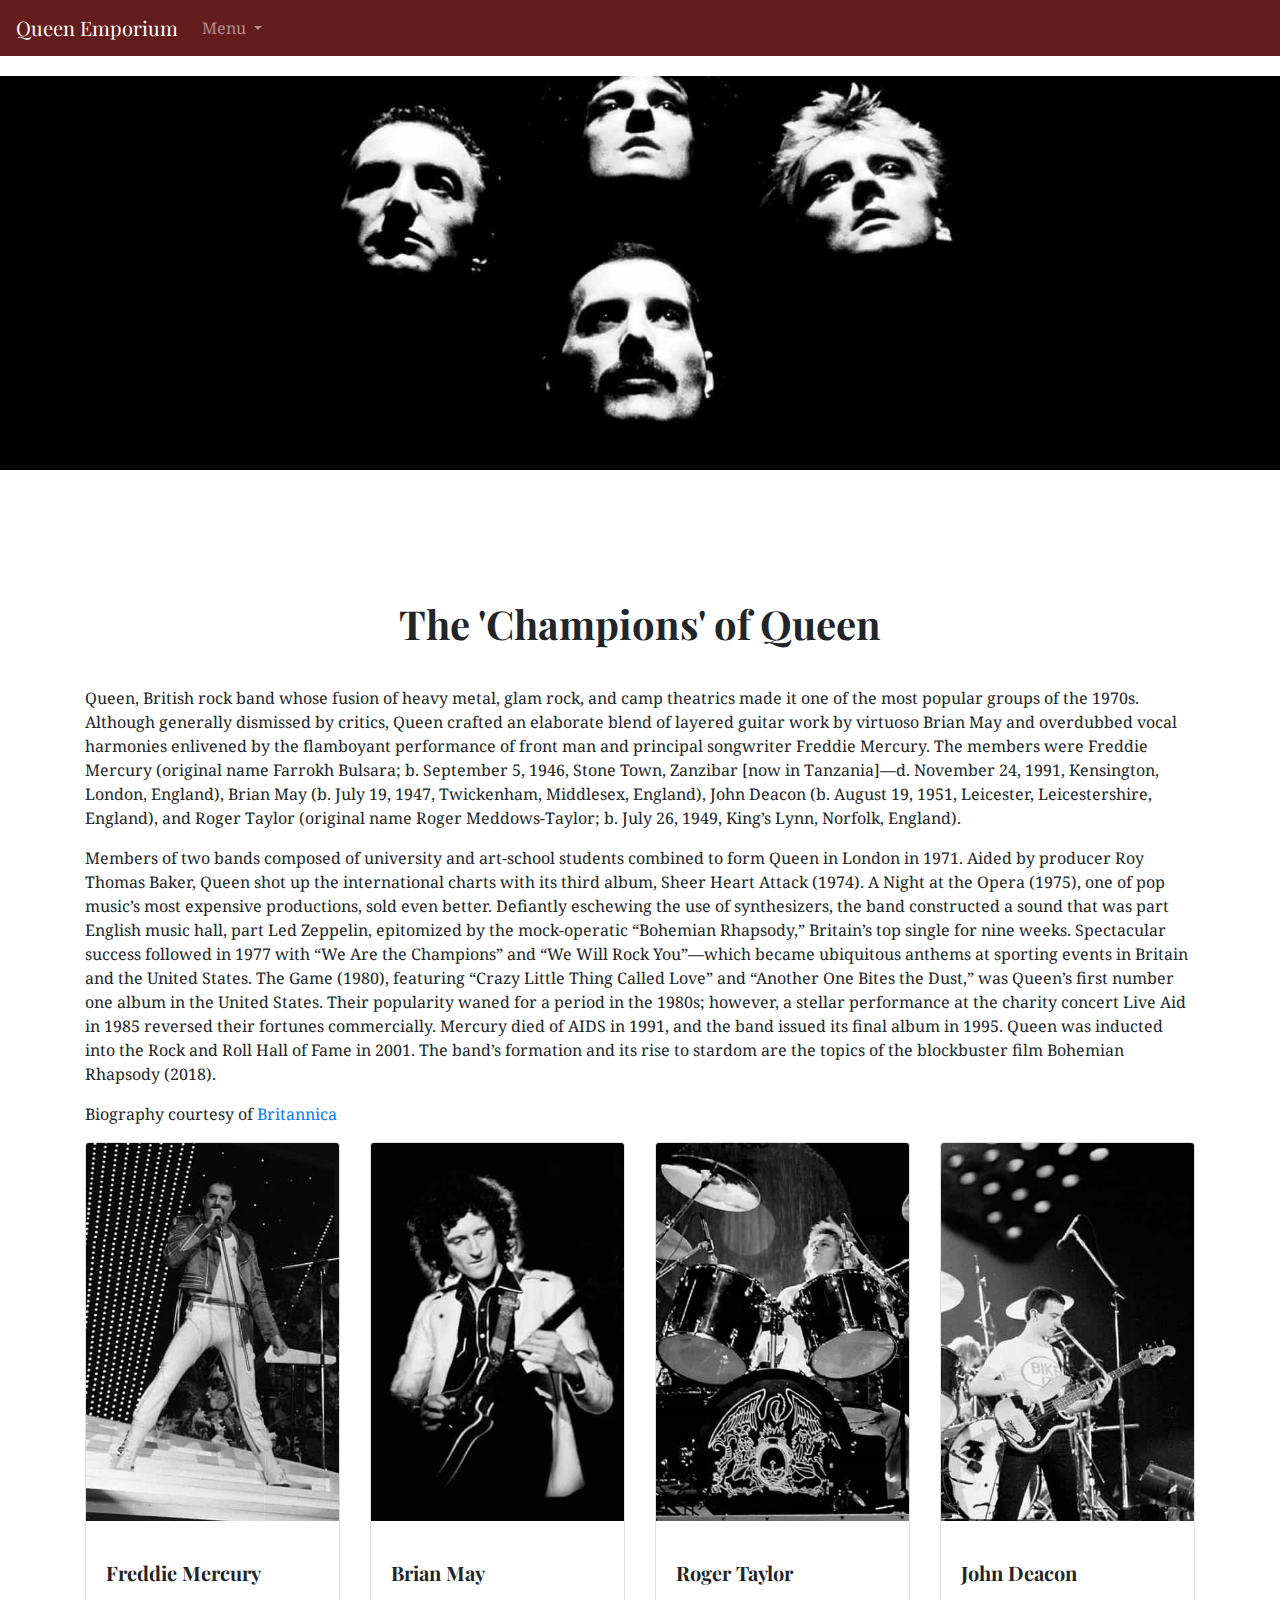
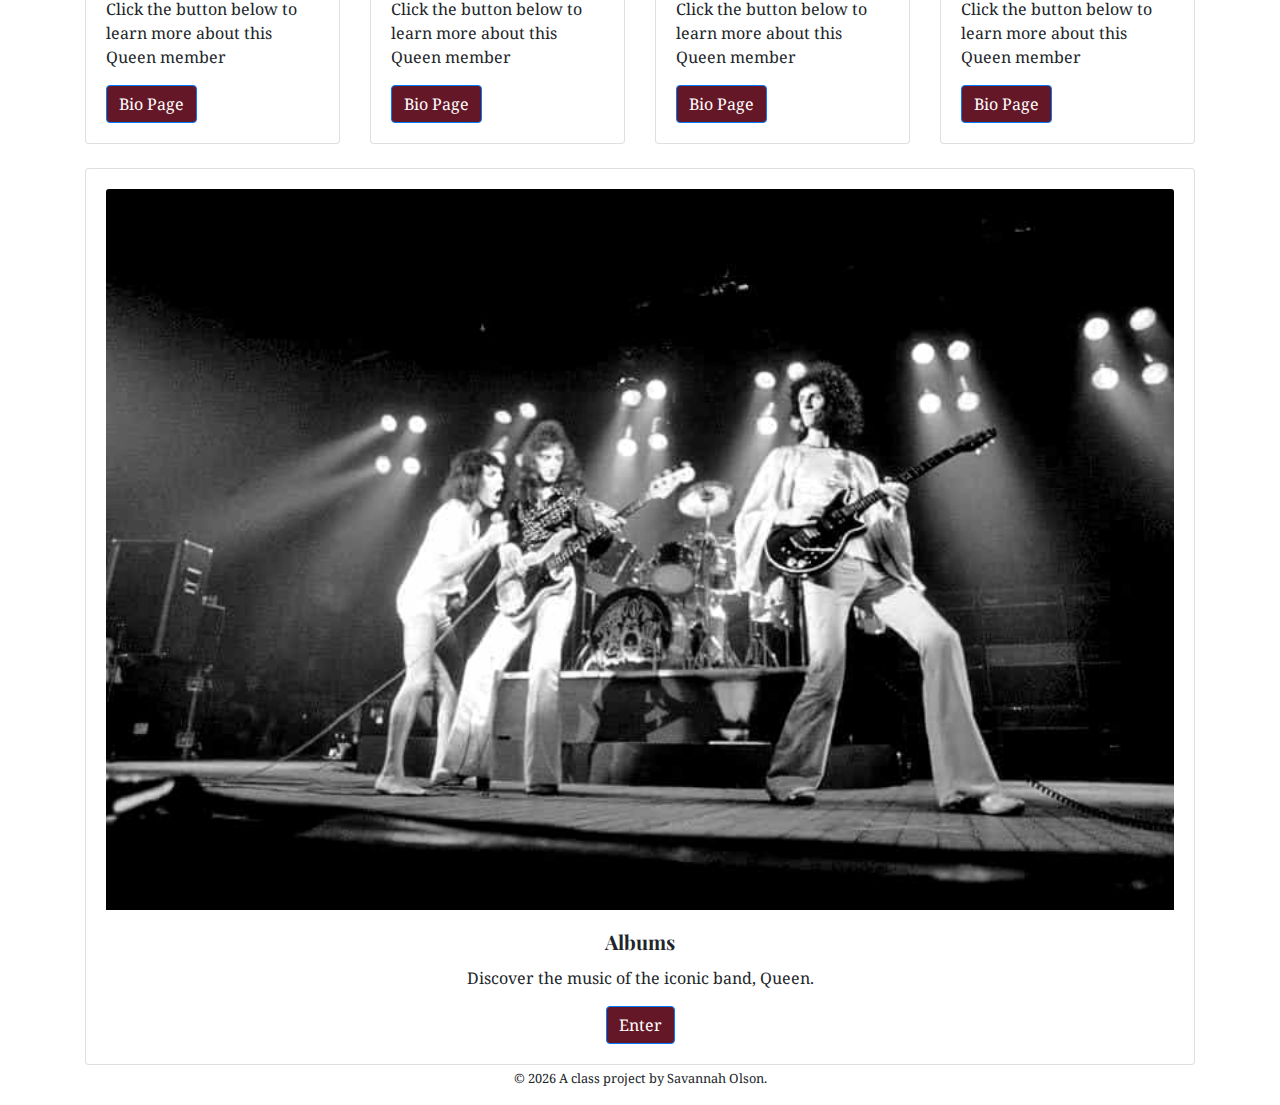
<file: docs/index.html>
<!doctype html>
<html lang="en">
<!-- A Intro to Coding for Journalists class project -->
<head>
  <title>Queen Emporium | Queen Emporium</title>
  <meta name="description" content=" The history and discography of the band Queen ">
  <meta charset="utf-8">
  <meta http-equiv="X-UA-Compatible" content="IE=edge" />
  <meta name="viewport" content="width=device-width, initial-scale=1, maximum-scale=1">
  <link href="https://fonts.googleapis.com/css2?family=Playfair+Display&display=swap" rel="stylesheet">
  <link href="https://fonts.googleapis.com/css2?family=Noto+Serif&display=swap" rel="stylesheet">
  <link rel="stylesheet" href="css/main.css">
</head>
<body>
  <nav class="navbar navbar-expand-lg navbar-dark bg-dark">
  <a class="navbar-brand" href="index.html">Queen Emporium</a>
  <button class="navbar-toggler" type="button" data-toggle="collapse" data-target="#navbarNavDropdown" aria-controls="navbarNavDropdown" aria-expanded="false" aria-label="Toggle navigation">
    <span class="navbar-toggler-icon"></span>
  </button>
  <div class="collapse navbar-collapse" id="navbarNavDropdown">
    <ul class="navbar-nav">
      <li class="nav-item dropdown">
        <a class="nav-link dropdown-toggle" href="#" id="navbarDropdownMenuLink" role="button" data-toggle="dropdown" aria-haspopup="true" aria-expanded="false">
          Menu
        </a>
        <div class="dropdown-menu" aria-labelledby="navbarDropdownMenuLink">
          <a class="dropdown-item" href="Brian-May.html">Brian May</a>
          <a class="dropdown-item" href="Freddie-Mercury.html">Freddy Mercury</a>
          <a class="dropdown-item" href="John-Deacon.html">John Deacon</a>
          <a class="dropdown-item" href="discography.html">Discography</a>
        </div>
      </li>
    </ul>
  </div>
</nav>

  <div class="jumbotron banner jumbotron-fluid text-center">
  <h1></h1>
</div>

  
<div class="container">
  <div class="row">
    <div class="col">
      <h1>The 'Champions' of Queen</h1>
      <p>
        Queen, British rock band whose fusion of heavy metal, glam rock, and camp theatrics made it one of the most popular groups of the 1970s. Although generally dismissed by critics, Queen crafted an elaborate blend of layered guitar work by virtuoso Brian May and overdubbed vocal harmonies enlivened by the flamboyant performance of front man and principal songwriter Freddie Mercury. The members were Freddie Mercury (original name Farrokh Bulsara; b. September 5, 1946, Stone Town, Zanzibar [now in Tanzania]—d. November 24, 1991, Kensington, London, England), Brian May (b. July 19, 1947, Twickenham, Middlesex, England), John Deacon (b. August 19, 1951, Leicester, Leicestershire, England), and Roger Taylor (original name Roger Meddows-Taylor; b. July 26, 1949, King’s Lynn, Norfolk, England).
      </p>
      <p>
        Members of two bands composed of university and art-school students combined to form Queen in London in 1971. Aided by producer Roy Thomas Baker, Queen shot up the international charts with its third album, Sheer Heart Attack (1974). A Night at the Opera (1975), one of pop music’s most expensive productions, sold even better. Defiantly eschewing the use of synthesizers, the band constructed a sound that was part English music hall, part Led Zeppelin, epitomized by the mock-operatic “Bohemian Rhapsody,” Britain’s top single for nine weeks. Spectacular success followed in 1977 with “We Are the Champions” and “We Will Rock You”—which became ubiquitous anthems at sporting events in Britain and the United States. The Game (1980), featuring “Crazy Little Thing Called Love” and “Another One Bites the Dust,” was Queen’s first number one album in the United States. Their popularity waned for a period in the 1980s; however, a stellar performance at the charity concert Live Aid in 1985 reversed their fortunes commercially. Mercury died of AIDS in 1991, and the band issued its final album in 1995. Queen was inducted into the Rock and Roll Hall of Fame in 2001. The band’s formation and its rise to stardom are the topics of the blockbuster film Bohemian Rhapsody (2018).
      </p>
      <p> Biography courtesy of <a href=https://www.britannica.com/topic/Queen-British-rock-group> Britannica </a>
      </p>
    </div>
  </div>
    <div class="row">
  
  <div class="col-sm-6 col-lg-3">
    <div class="card mb-4">
      <img src="img/members/freddie-mercury-bw.jpg" class="card-img-top img-fluid" alt="image of member">
      <div class="card-body">
        <h5 class="card-title">Freddie Mercury</h5>
        <p class="card-text">Click the button below to learn more about this Queen member</p>
        <a href="freddie-mercury.html" class="btn btn-primary">Bio Page</a>
      </div>
    </div>
  </div>
  
  <div class="col-sm-6 col-lg-3">
    <div class="card mb-4">
      <img src="img/members/brian-may-bw.jpg" class="card-img-top img-fluid" alt="image of member">
      <div class="card-body">
        <h5 class="card-title">Brian May</h5>
        <p class="card-text">Click the button below to learn more about this Queen member</p>
        <a href="brian-may.html" class="btn btn-primary">Bio Page</a>
      </div>
    </div>
  </div>
  
  <div class="col-sm-6 col-lg-3">
    <div class="card mb-4">
      <img src="img/members/roger-taylor-bw.jpg" class="card-img-top img-fluid" alt="image of member">
      <div class="card-body">
        <h5 class="card-title">Roger Taylor</h5>
        <p class="card-text">Click the button below to learn more about this Queen member</p>
        <a href="roger-taylor.html" class="btn btn-primary">Bio Page</a>
      </div>
    </div>
  </div>
  
  <div class="col-sm-6 col-lg-3">
    <div class="card mb-4">
      <img src="img/members/john-deacon-bw.jpg" class="card-img-top img-fluid" alt="image of member">
      <div class="card-body">
        <h5 class="card-title">John Deacon</h5>
        <p class="card-text">Click the button below to learn more about this Queen member</p>
        <a href="john-deacon.html" class="btn btn-primary">Bio Page</a>
      </div>
    </div>
  </div>
  
</div>

  <div class="row">
    <div class="col-sm-12">
        <div class="card text-center">
          <div class="card-body">
          <img src="img/queen-band-early.jpg" class="card-img-top img-fluid" alt="image of band">
            <h5 class="card-title">Albums</h5>
            <p class="card-text">Discover the music of the iconic band, Queen.</p>
            <a href="discography.html" class="btn btn-primary">Enter</a>
          </div>
        </div>
    </div>
  </div>
</div>


  <footer>
<p id="legal" class="center-block text-center">
  <small>&copy; <span class="copyright-year"></span>
  A class project by Savannah Olson.
</p>
</footer>


  <script src="js/jquery.js"></script>
  <script src="js/popper.js"></script>
  <script src="js/bootstrap.js"></script>
  <script src="js/scripts.js"></script>
</body>
</html>
</file>
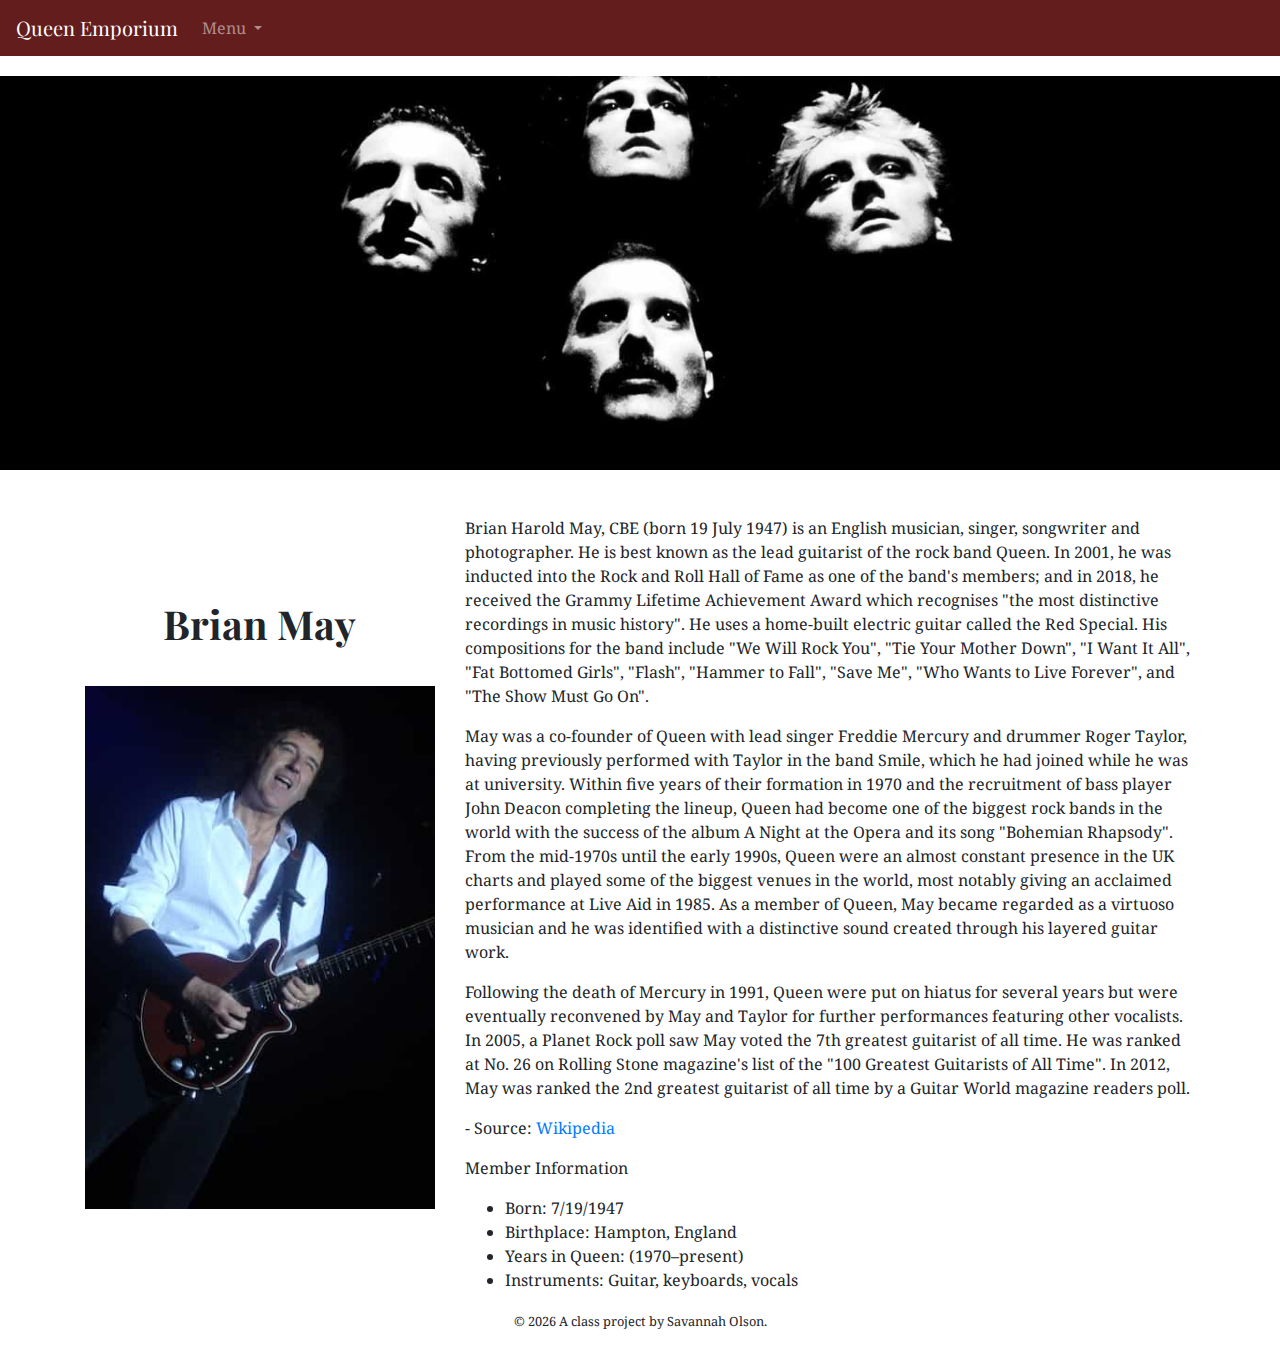
<file: docs/brian-may.html>
<!doctype html>
<html lang="en">
<!-- A Intro to Coding for Journalists class project -->
<head>
  <title>Queen Emporium | Brian May </title>
  <meta name="description" content="Default description">
  <meta charset="utf-8">
  <meta http-equiv="X-UA-Compatible" content="IE=edge" />
  <meta name="viewport" content="width=device-width, initial-scale=1, maximum-scale=1">
  <link href="https://fonts.googleapis.com/css2?family=Playfair+Display&display=swap" rel="stylesheet">
  <link href="https://fonts.googleapis.com/css2?family=Noto+Serif&display=swap" rel="stylesheet">
  <link rel="stylesheet" href="css/main.css">
</head>
<body>
  <nav class="navbar navbar-expand-lg navbar-dark bg-dark">
  <a class="navbar-brand" href="index.html">Queen Emporium</a>
  <button class="navbar-toggler" type="button" data-toggle="collapse" data-target="#navbarNavDropdown" aria-controls="navbarNavDropdown" aria-expanded="false" aria-label="Toggle navigation">
    <span class="navbar-toggler-icon"></span>
  </button>
  <div class="collapse navbar-collapse" id="navbarNavDropdown">
    <ul class="navbar-nav">
      <li class="nav-item dropdown">
        <a class="nav-link dropdown-toggle" href="#" id="navbarDropdownMenuLink" role="button" data-toggle="dropdown" aria-haspopup="true" aria-expanded="false">
          Menu
        </a>
        <div class="dropdown-menu" aria-labelledby="navbarDropdownMenuLink">
          <a class="dropdown-item" href="Brian-May.html">Brian May</a>
          <a class="dropdown-item" href="Freddie-Mercury.html">Freddy Mercury</a>
          <a class="dropdown-item" href="John-Deacon.html">John Deacon</a>
          <a class="dropdown-item" href="discography.html">Discography</a>
        </div>
      </li>
    </ul>
  </div>
</nav>

  <div class="jumbotron banner jumbotron-fluid text-center">
  <h1></h1>
</div>

  
<article class="container">
  <div class="row">
    <div class="col-sm-4">
      <h1> Brian May </h1>
      <img src="img/members/brian-may-color.jpg" class="img-fluid" alt="image of band member">
    </div>
    <div class ="col-sm-8">
      <p style="margin-bottom-5px"> <p>Brian Harold May, CBE (born 19 July 1947) is an English musician, singer, songwriter and photographer. He is best known as the lead guitarist of the rock band Queen. In 2001, he was inducted into the Rock and Roll Hall of Fame as one of the band's members; and in 2018, he received the Grammy Lifetime Achievement Award which recognises "the most distinctive recordings in music history". He uses a home-built electric guitar called the Red Special. His compositions for the band include "We Will Rock You", "Tie Your Mother Down", "I Want It All", "Fat Bottomed Girls", "Flash", "Hammer to Fall", "Save Me", "Who Wants to Live Forever", and "The Show Must Go On".</p>
<p>May was a co-founder of Queen with lead singer Freddie Mercury and drummer Roger Taylor, having previously performed with Taylor in the band Smile, which he had joined while he was at university. Within five years of their formation in 1970 and the recruitment of bass player John Deacon completing the lineup, Queen had become one of the biggest rock bands in the world with the success of the album A Night at the Opera and its song "Bohemian Rhapsody". From the mid-1970s until the early 1990s, Queen were an almost constant presence in the UK charts and played some of the biggest venues in the world, most notably giving an acclaimed performance at Live Aid in 1985. As a member of Queen, May became regarded as a virtuoso musician and he was identified with a distinctive sound created through his layered guitar work.</p>
<p>Following the death of Mercury in 1991, Queen were put on hiatus for several years but were eventually reconvened by May and Taylor for further performances featuring other vocalists. In 2005, a Planet Rock poll saw May voted the 7th greatest guitarist of all time. He was ranked at No. 26 on Rolling Stone magazine's list of the "100 Greatest Guitarists of All Time". In 2012, May was ranked the 2nd greatest guitarist of all time by a Guitar World magazine readers poll.</p>
<p>- Source: <a href="https://en.wikipedia.org/wiki/Brian_May">Wikipedia</a></p></p>
      <p> Member Information </p>
        <ul>
          <li> Born: 7/19/1947</li>
          <li> Birthplace: Hampton, England</li>
          <li> Years in Queen: (1970–present)</li>
          <li> Instruments: Guitar, keyboards, vocals</li>
        </ul>

    </div>
  </div>
</article>


  <footer>
<p id="legal" class="center-block text-center">
  <small>&copy; <span class="copyright-year"></span>
  A class project by Savannah Olson.
</p>
</footer>


  <script src="js/jquery.js"></script>
  <script src="js/popper.js"></script>
  <script src="js/bootstrap.js"></script>
  <script src="js/scripts.js"></script>
</body>
</html>
</file>
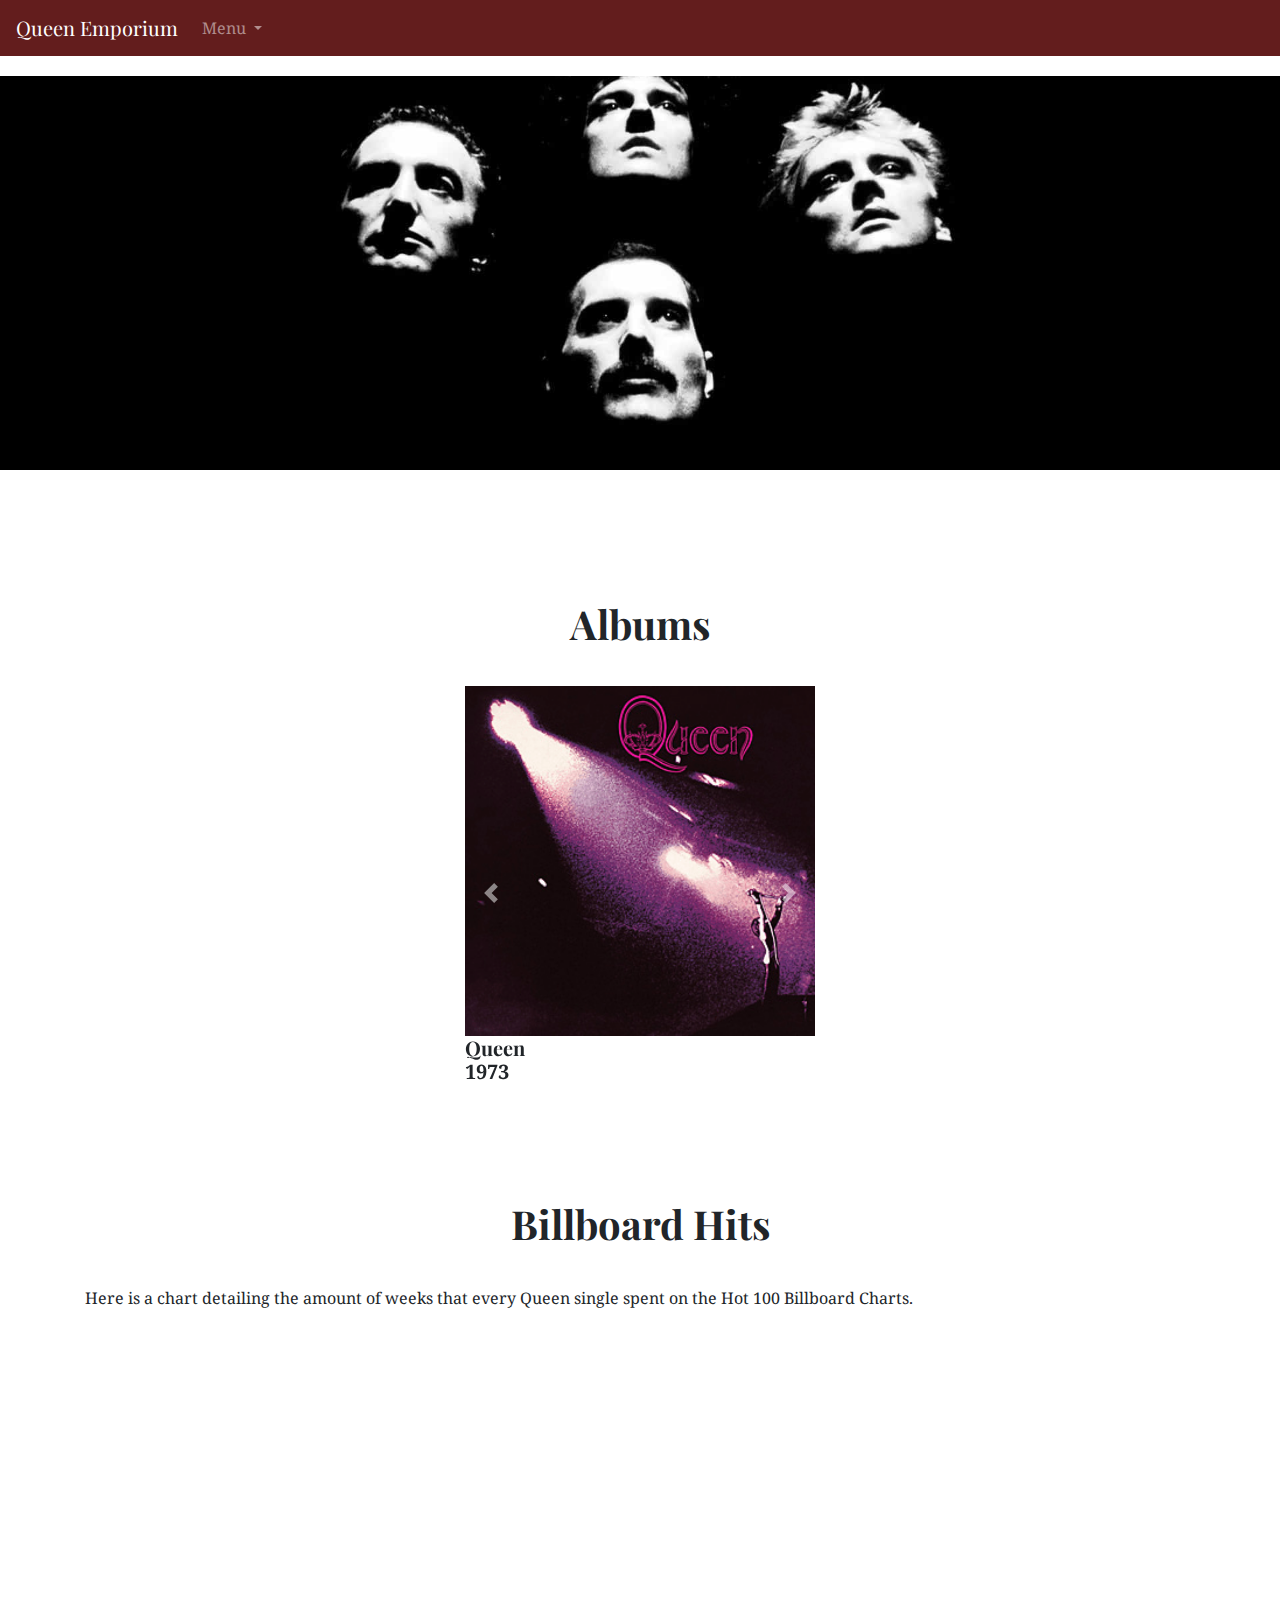
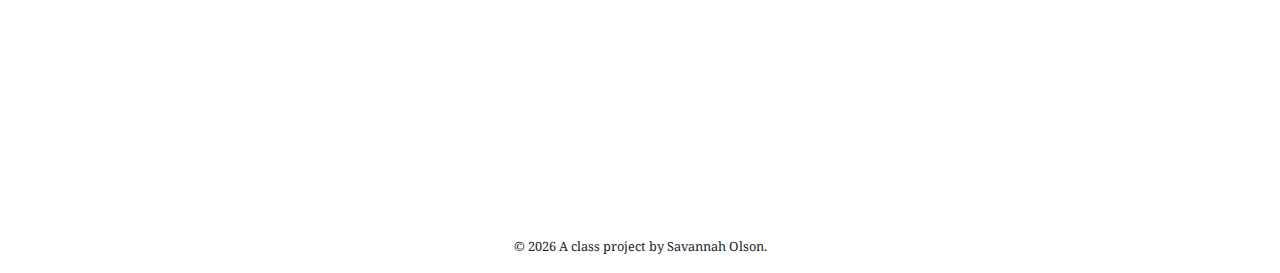
<file: docs/discography.html>
<!doctype html>
<html lang="en">
<!-- A Intro to Coding for Journalists class project -->
<head>
  <title>Queen Emporium |  Music </title>
  <meta name="description" content="Default description">
  <meta charset="utf-8">
  <meta http-equiv="X-UA-Compatible" content="IE=edge" />
  <meta name="viewport" content="width=device-width, initial-scale=1, maximum-scale=1">
  <link href="https://fonts.googleapis.com/css2?family=Playfair+Display&display=swap" rel="stylesheet">
  <link href="https://fonts.googleapis.com/css2?family=Noto+Serif&display=swap" rel="stylesheet">
  <link rel="stylesheet" href="css/main.css">
</head>
<body>
  <nav class="navbar navbar-expand-lg navbar-dark bg-dark">
  <a class="navbar-brand" href="index.html">Queen Emporium</a>
  <button class="navbar-toggler" type="button" data-toggle="collapse" data-target="#navbarNavDropdown" aria-controls="navbarNavDropdown" aria-expanded="false" aria-label="Toggle navigation">
    <span class="navbar-toggler-icon"></span>
  </button>
  <div class="collapse navbar-collapse" id="navbarNavDropdown">
    <ul class="navbar-nav">
      <li class="nav-item dropdown">
        <a class="nav-link dropdown-toggle" href="#" id="navbarDropdownMenuLink" role="button" data-toggle="dropdown" aria-haspopup="true" aria-expanded="false">
          Menu
        </a>
        <div class="dropdown-menu" aria-labelledby="navbarDropdownMenuLink">
          <a class="dropdown-item" href="Brian-May.html">Brian May</a>
          <a class="dropdown-item" href="Freddie-Mercury.html">Freddy Mercury</a>
          <a class="dropdown-item" href="John-Deacon.html">John Deacon</a>
          <a class="dropdown-item" href="discography.html">Discography</a>
        </div>
      </li>
    </ul>
  </div>
</nav>

  <div class="jumbotron banner jumbotron-fluid text-center">
  <h1></h1>
</div>

  

<div class="container">
    <h1 class="text-center"> Albums </h1>
  <div class="row">
    <div class="col-sm-4 offset-sm-4">
      <div id="carouselExampleIndicators" class="carousel slide" data-ride="carousel">
        <div class="carousel-inner">
          
          
          <div class="carousel-item active">
            <img class="d-block w-100" src="img/discs/Queen_Queen.png" alt="Image-responsive">
              <h5>Queen
              <p> 1973
          </div>

          
        
          
          <div class="carousel-item">
            <img class="d-block w-100" src="img/discs/Queen_Queen_II.jpg" alt="Image-responsive">
            <h5> Queen II
            <p> 1974
          </div>

        
        
          
          <div class="carousel-item">
            <img class="d-block w-100" src="img/discs/Queen_Sheer_Heart_Attack.png" alt="Image-responsive">
            <h5> Sheer Heart Attack
            <p> 1974
          </div>

        
        
          
          <div class="carousel-item">
            <img class="d-block w-100" src="img/discs/Queen_A_Night_At_The_Opera.png" alt="Image-responsive">
            <h5> A Night at the Opera
            <p> 1975
          </div>

        
        
          
          <div class="carousel-item">
            <img class="d-block w-100" src="img/discs/Queen_A_Day_at_the_Races.jpg" alt="Image-responsive">
            <h5> A Day at the Races
            <p> 1976
          </div>

        
        
          
          <div class="carousel-item">
            <img class="d-block w-100" src="img/discs/Queen_News_Of_The_World.png" alt="Image-responsive">
            <h5> News of the World
            <p> 1977
          </div>

        
        
          
          <div class="carousel-item">
            <img class="d-block w-100" src="img/discs/Queen_Jazz.png" alt="Image-responsive">
            <h5> Jazz
            <p> 1978
          </div>

        
        
          
          <div class="carousel-item">
            <img class="d-block w-100" src="img/discs/Queen_The_Game.png" alt="Image-responsive">
            <h5> The Game
            <p> 1980
          </div>

        
        
          
          <div class="carousel-item">
            <img class="d-block w-100" src="img/discs/Queen_Flash_Gordon.png" alt="Image-responsive">
            <h5> Flash Gordon (Original Soundtrack)
            <p> 1980
          </div>

        
        
          
          <div class="carousel-item">
            <img class="d-block w-100" src="img/discs/Queen_Hot_Space.png" alt="Image-responsive">
            <h5> Hot Space
            <p> 1982
          </div>

        
        
          
          <div class="carousel-item">
            <img class="d-block w-100" src="img/discs/Queen_The_Works.png" alt="Image-responsive">
            <h5> The Works
            <p> 1984
          </div>

        
        
          
          <div class="carousel-item">
            <img class="d-block w-100" src="img/discs/Queen_A_Kind_Of_Magic.png" alt="Image-responsive">
            <h5> A Kind of Magic
            <p> 1986
          </div>

        
        
          
          <div class="carousel-item">
            <img class="d-block w-100" src="img/discs/Queen_The_Miracle.png" alt="Image-responsive">
            <h5> The Miracle
            <p> 1989
          </div>

        
        
          
          <div class="carousel-item">
            <img class="d-block w-100" src="img/discs/Queen_Innuendo.png" alt="Image-responsive">
            <h5> Innuendo
            <p> 1991
          </div>

        
        
          
          <div class="carousel-item">
            <img class="d-block w-100" src="img/discs/Queen_Made_in_Heaven.jpg" alt="Image-responsive">
            <h5> Made in Heaven
            <p> 1995
          </div>

        
        

        </div>
        <a class="carousel-control-prev" href="#carouselExampleIndicators" role="button" data-slide="prev">
          <span class="carousel-control-prev-icon" aria-hidden="true"></span>
          <span class="sr-only">Previous</span>
        </a>
        <a class="carousel-control-next" href="#carouselExampleIndicators" role="button" data-slide="next">
          <span class="carousel-control-next-icon" aria-hidden="true"></span>
          <span class="sr-only">Next</span>
        </a>
      </div>
    </div>
  </div>
</div>

<div class="container">

<h1> Billboard Hits </h1>
  <p> Here is a chart detailing the amount of weeks that every Queen single spent on the Hot 100 Billboard Charts.</p>
<iframe title="Queen's Billboard Hits" aria-label="Bar Chart" id="datawrapper-chart-rs9Xi" src="//datawrapper.dwcdn.net/rs9Xi/1/" scrolling="no" frameborder="0" style="width: 0; min-width: 100% !important; border: none;" height="774" style="color:#6f9eed"></iframe><script type="text/javascript">!function(){"use strict";window.addEventListener("message",function(a){if(void 0!==a.data["datawrapper-height"])for(var e in a.data["datawrapper-height"]){var t=document.getElementById("datawrapper-chart-"+e)||document.querySelector("iframe[src*='"+e+"']");t&&(t.style.height=a.data["datawrapper-height"][e]+"px")}})}();</script>

</div>


  <footer>
<p id="legal" class="center-block text-center">
  <small>&copy; <span class="copyright-year"></span>
  A class project by Savannah Olson.
</p>
</footer>


  <script src="js/jquery.js"></script>
  <script src="js/popper.js"></script>
  <script src="js/bootstrap.js"></script>
  <script src="js/scripts.js"></script>
</body>
</html>
</file>
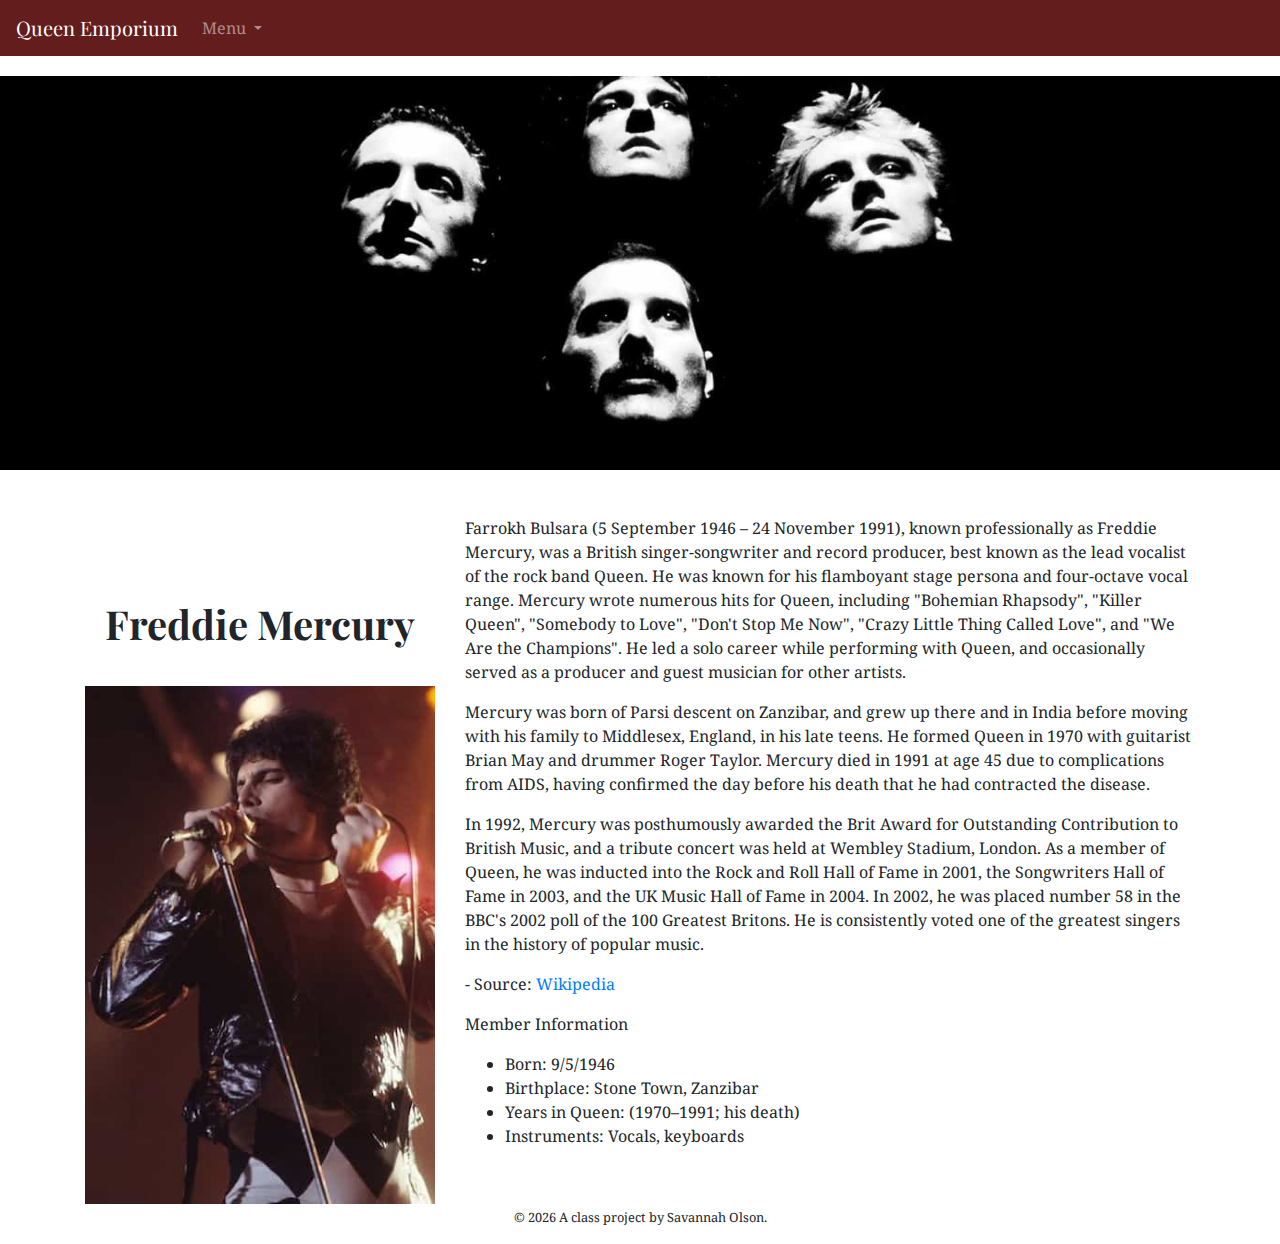
<file: docs/freddie-mercury.html>
<!doctype html>
<html lang="en">
<!-- A Intro to Coding for Journalists class project -->
<head>
  <title>Queen Emporium | Freddie Mercury </title>
  <meta name="description" content="Default description">
  <meta charset="utf-8">
  <meta http-equiv="X-UA-Compatible" content="IE=edge" />
  <meta name="viewport" content="width=device-width, initial-scale=1, maximum-scale=1">
  <link href="https://fonts.googleapis.com/css2?family=Playfair+Display&display=swap" rel="stylesheet">
  <link href="https://fonts.googleapis.com/css2?family=Noto+Serif&display=swap" rel="stylesheet">
  <link rel="stylesheet" href="css/main.css">
</head>
<body>
  <nav class="navbar navbar-expand-lg navbar-dark bg-dark">
  <a class="navbar-brand" href="index.html">Queen Emporium</a>
  <button class="navbar-toggler" type="button" data-toggle="collapse" data-target="#navbarNavDropdown" aria-controls="navbarNavDropdown" aria-expanded="false" aria-label="Toggle navigation">
    <span class="navbar-toggler-icon"></span>
  </button>
  <div class="collapse navbar-collapse" id="navbarNavDropdown">
    <ul class="navbar-nav">
      <li class="nav-item dropdown">
        <a class="nav-link dropdown-toggle" href="#" id="navbarDropdownMenuLink" role="button" data-toggle="dropdown" aria-haspopup="true" aria-expanded="false">
          Menu
        </a>
        <div class="dropdown-menu" aria-labelledby="navbarDropdownMenuLink">
          <a class="dropdown-item" href="Brian-May.html">Brian May</a>
          <a class="dropdown-item" href="Freddie-Mercury.html">Freddy Mercury</a>
          <a class="dropdown-item" href="John-Deacon.html">John Deacon</a>
          <a class="dropdown-item" href="discography.html">Discography</a>
        </div>
      </li>
    </ul>
  </div>
</nav>

  <div class="jumbotron banner jumbotron-fluid text-center">
  <h1></h1>
</div>

  
<article class="container">
  <div class="row">
    <div class="col-sm-4">
      <h1> Freddie Mercury </h1>
      <img src="img/members/freddie-mercury-color.jpg" class="img-fluid" alt="image of band member">
    </div>
    <div class ="col-sm-8">
      <p style="margin-bottom-5px"> <p>Farrokh Bulsara (5 September 1946 – 24 November 1991), known professionally as Freddie Mercury, was a British singer-songwriter and record producer, best known as the lead vocalist of the rock band Queen. He was known for his flamboyant stage persona and four-octave vocal range. Mercury wrote numerous hits for Queen, including "Bohemian Rhapsody", "Killer Queen", "Somebody to Love", "Don't Stop Me Now", "Crazy Little Thing Called Love", and "We Are the Champions". He led a solo career while performing with Queen, and occasionally served as a producer and guest musician for other artists.</p>
<p>Mercury was born of Parsi descent on Zanzibar, and grew up there and in India before moving with his family to Middlesex, England, in his late teens. He formed Queen in 1970 with guitarist Brian May and drummer Roger Taylor. Mercury died in 1991 at age 45 due to complications from AIDS, having confirmed the day before his death that he had contracted the disease.</p>
<p>In 1992, Mercury was posthumously awarded the Brit Award for Outstanding Contribution to British Music, and a tribute concert was held at Wembley Stadium, London. As a member of Queen, he was inducted into the Rock and Roll Hall of Fame in 2001, the Songwriters Hall of Fame in 2003, and the UK Music Hall of Fame in 2004. In 2002, he was placed number 58 in the BBC's 2002 poll of the 100 Greatest Britons. He is consistently voted one of the greatest singers in the history of popular music.</p>
<p>- Source: <a href="https://en.wikipedia.org/wiki/Freddie_Mercury">Wikipedia</a></p></p>
      <p> Member Information </p>
        <ul>
          <li> Born: 9/5/1946</li>
          <li> Birthplace: Stone Town, Zanzibar</li>
          <li> Years in Queen: (1970–1991; his death)</li>
          <li> Instruments: Vocals, keyboards</li>
        </ul>

    </div>
  </div>
</article>


  <footer>
<p id="legal" class="center-block text-center">
  <small>&copy; <span class="copyright-year"></span>
  A class project by Savannah Olson.
</p>
</footer>


  <script src="js/jquery.js"></script>
  <script src="js/popper.js"></script>
  <script src="js/bootstrap.js"></script>
  <script src="js/scripts.js"></script>
</body>
</html>
</file>
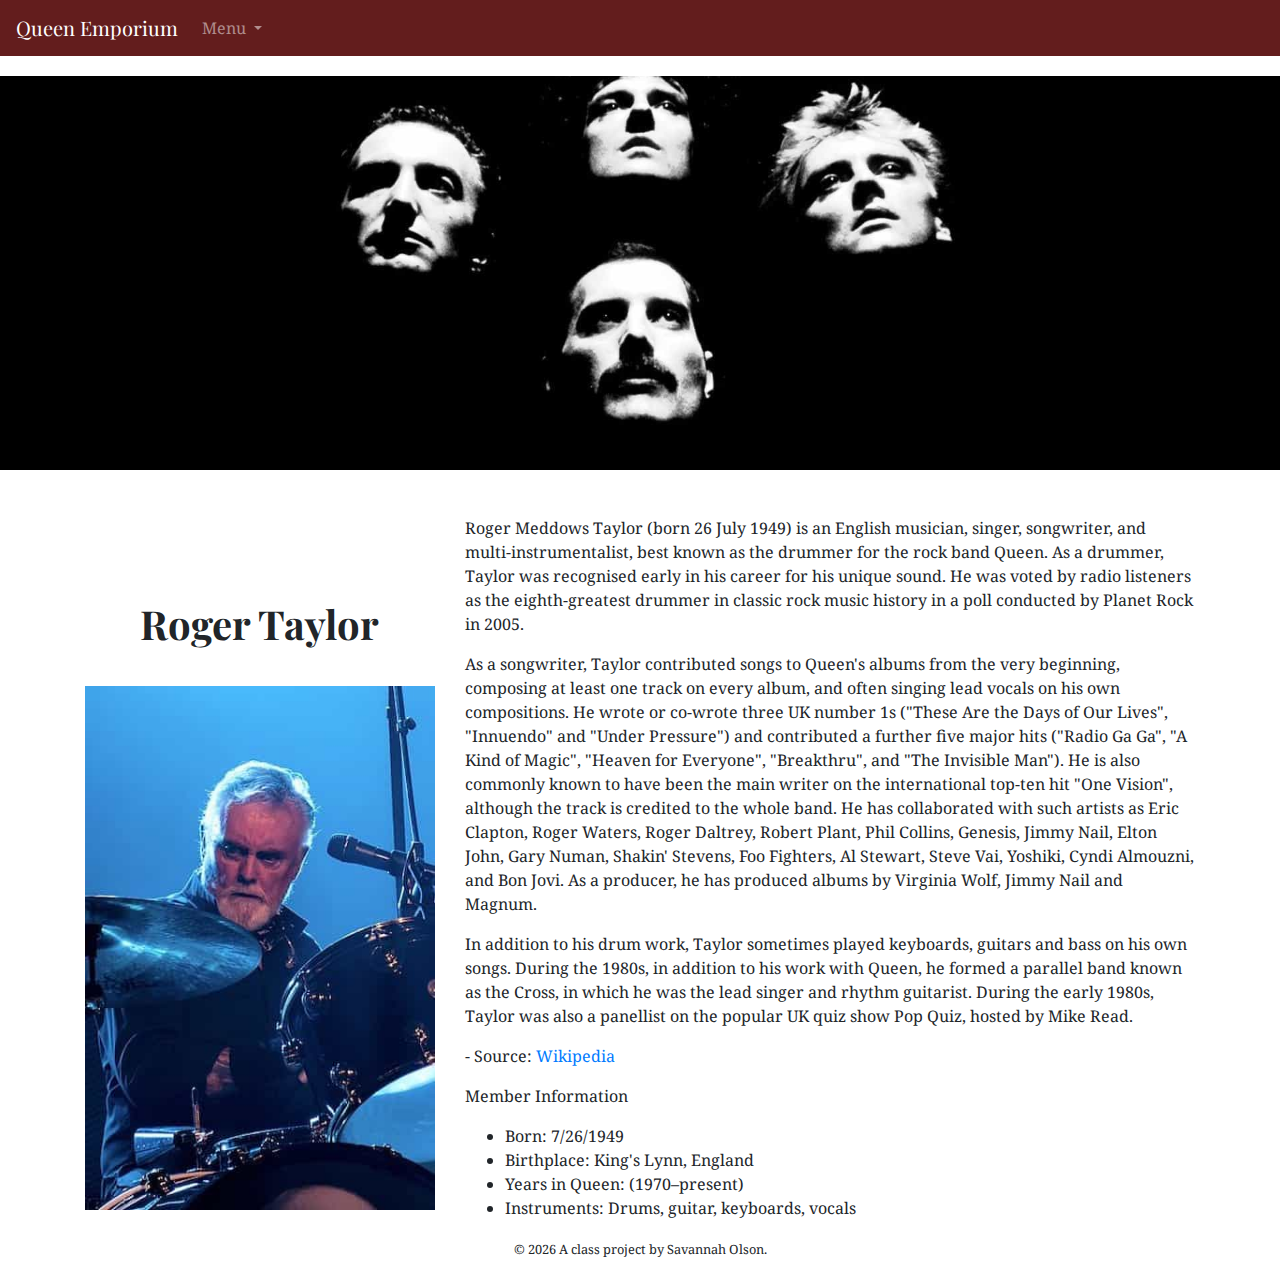
<file: docs/john-deacon.html>
<!doctype html>
<html lang="en">
<!-- A Intro to Coding for Journalists class project -->
<head>
  <title>Queen Emporium | Roger Taylor </title>
  <meta name="description" content="Default description">
  <meta charset="utf-8">
  <meta http-equiv="X-UA-Compatible" content="IE=edge" />
  <meta name="viewport" content="width=device-width, initial-scale=1, maximum-scale=1">
  <link href="https://fonts.googleapis.com/css2?family=Playfair+Display&display=swap" rel="stylesheet">
  <link href="https://fonts.googleapis.com/css2?family=Noto+Serif&display=swap" rel="stylesheet">
  <link rel="stylesheet" href="css/main.css">
</head>
<body>
  <nav class="navbar navbar-expand-lg navbar-dark bg-dark">
  <a class="navbar-brand" href="index.html">Queen Emporium</a>
  <button class="navbar-toggler" type="button" data-toggle="collapse" data-target="#navbarNavDropdown" aria-controls="navbarNavDropdown" aria-expanded="false" aria-label="Toggle navigation">
    <span class="navbar-toggler-icon"></span>
  </button>
  <div class="collapse navbar-collapse" id="navbarNavDropdown">
    <ul class="navbar-nav">
      <li class="nav-item dropdown">
        <a class="nav-link dropdown-toggle" href="#" id="navbarDropdownMenuLink" role="button" data-toggle="dropdown" aria-haspopup="true" aria-expanded="false">
          Menu
        </a>
        <div class="dropdown-menu" aria-labelledby="navbarDropdownMenuLink">
          <a class="dropdown-item" href="Brian-May.html">Brian May</a>
          <a class="dropdown-item" href="Freddie-Mercury.html">Freddy Mercury</a>
          <a class="dropdown-item" href="John-Deacon.html">John Deacon</a>
          <a class="dropdown-item" href="discography.html">Discography</a>
        </div>
      </li>
    </ul>
  </div>
</nav>

  <div class="jumbotron banner jumbotron-fluid text-center">
  <h1></h1>
</div>

  
<article class="container">
  <div class="row">
    <div class="col-sm-4">
      <h1> Roger Taylor </h1>
      <img src="img/members/roger-taylor-color.jpg" class="img-fluid" alt="image of band member">
    </div>
    <div class ="col-sm-8">
      <p style="margin-bottom-5px"> <p>Roger Meddows Taylor (born 26 July 1949) is an English musician, singer, songwriter, and multi-instrumentalist, best known as the drummer for the rock band Queen. As a drummer, Taylor was recognised early in his career for his unique sound. He was voted by radio listeners as the eighth-greatest drummer in classic rock music history in a poll conducted by Planet Rock in 2005.</p>
<p>As a songwriter, Taylor contributed songs to Queen's albums from the very beginning, composing at least one track on every album, and often singing lead vocals on his own compositions. He wrote or co-wrote three UK number 1s ("These Are the Days of Our Lives", "Innuendo" and "Under Pressure") and contributed a further five major hits ("Radio Ga Ga", "A Kind of Magic", "Heaven for Everyone", "Breakthru", and "The Invisible Man"). He is also commonly known to have been the main writer on the international top-ten hit "One Vision", although the track is credited to the whole band. He has collaborated with such artists as Eric Clapton, Roger Waters, Roger Daltrey, Robert Plant, Phil Collins, Genesis, Jimmy Nail, Elton John, Gary Numan, Shakin' Stevens, Foo Fighters, Al Stewart, Steve Vai, Yoshiki, Cyndi Almouzni, and Bon Jovi. As a producer, he has produced albums by Virginia Wolf, Jimmy Nail and Magnum.</p>
<p>In addition to his drum work, Taylor sometimes played keyboards, guitars and bass on his own songs. During the 1980s, in addition to his work with Queen, he formed a parallel band known as the Cross, in which he was the lead singer and rhythm guitarist. During the early 1980s, Taylor was also a panellist on the popular UK quiz show Pop Quiz, hosted by Mike Read.</p>
<p>- Source: <a href="https://en.wikipedia.org/wiki/Roger_Taylor_(Queen_drummer)">Wikipedia</a></p></p>
      <p> Member Information </p>
        <ul>
          <li> Born: 7/26/1949</li>
          <li> Birthplace: King&#39;s Lynn, England</li>
          <li> Years in Queen: (1970–present)</li>
          <li> Instruments: Drums, guitar, keyboards, vocals</li>
        </ul>

    </div>
  </div>
</article>


  <footer>
<p id="legal" class="center-block text-center">
  <small>&copy; <span class="copyright-year"></span>
  A class project by Savannah Olson.
</p>
</footer>


  <script src="js/jquery.js"></script>
  <script src="js/popper.js"></script>
  <script src="js/bootstrap.js"></script>
  <script src="js/scripts.js"></script>
</body>
</html>
</file>
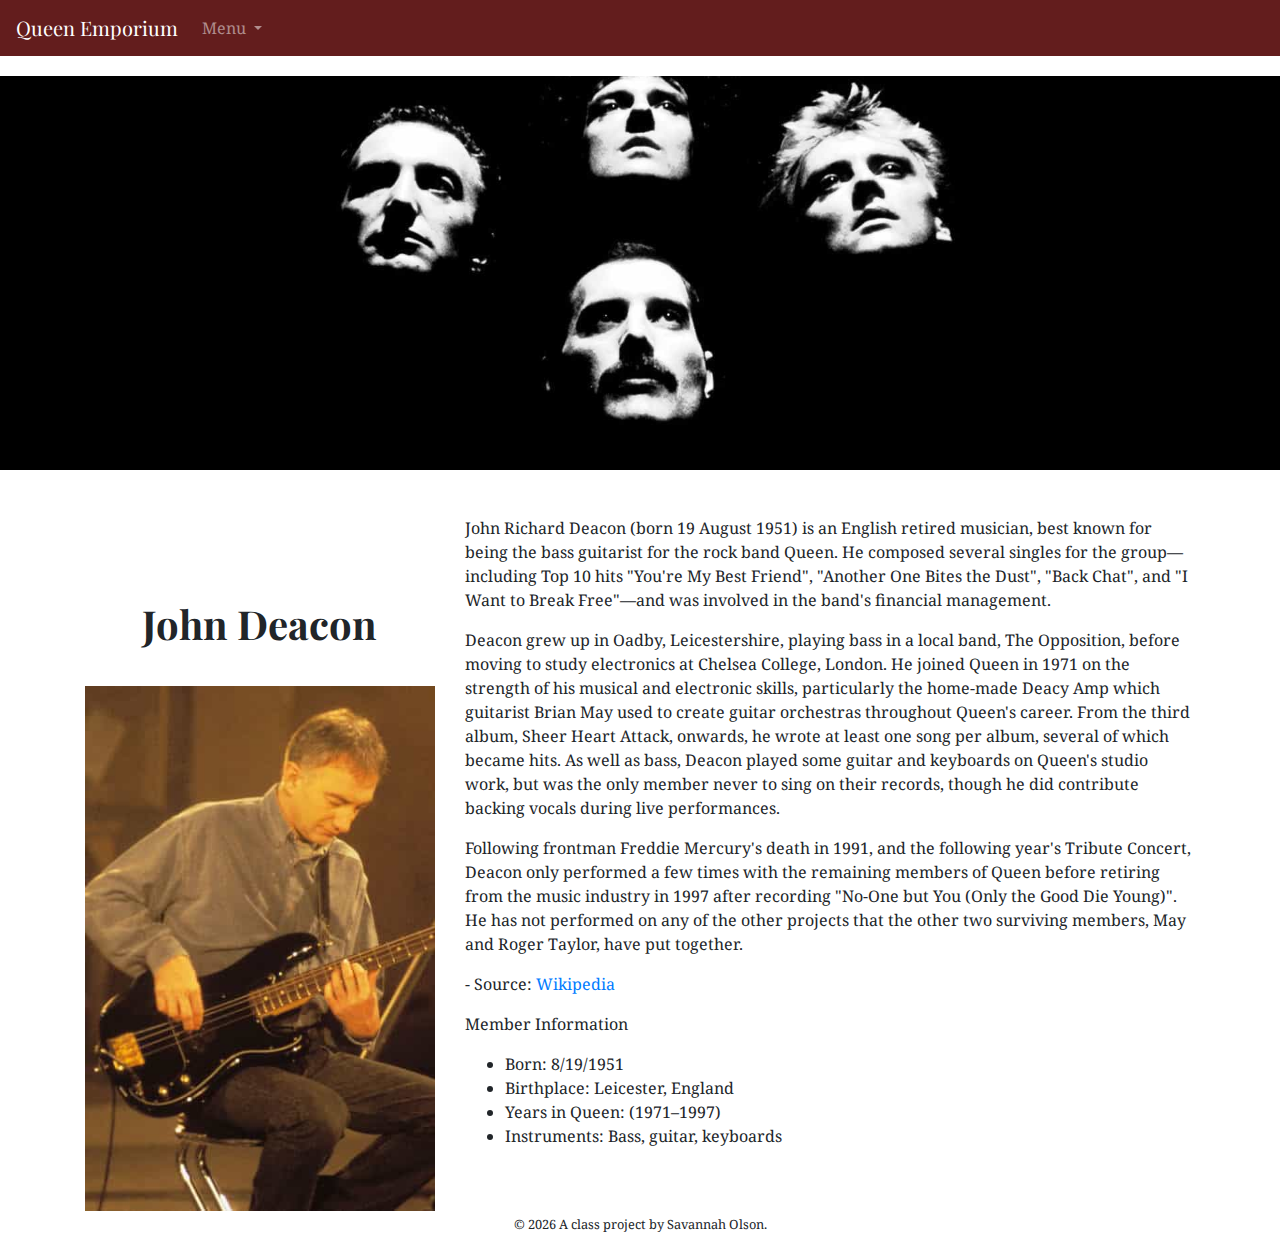
<file: docs/roger-taylor.html>
<!doctype html>
<html lang="en">
<!-- A Intro to Coding for Journalists class project -->
<head>
  <title>Queen Emporium | John Deacon </title>
  <meta name="description" content="Default description">
  <meta charset="utf-8">
  <meta http-equiv="X-UA-Compatible" content="IE=edge" />
  <meta name="viewport" content="width=device-width, initial-scale=1, maximum-scale=1">
  <link href="https://fonts.googleapis.com/css2?family=Playfair+Display&display=swap" rel="stylesheet">
  <link href="https://fonts.googleapis.com/css2?family=Noto+Serif&display=swap" rel="stylesheet">
  <link rel="stylesheet" href="css/main.css">
</head>
<body>
  <nav class="navbar navbar-expand-lg navbar-dark bg-dark">
  <a class="navbar-brand" href="index.html">Queen Emporium</a>
  <button class="navbar-toggler" type="button" data-toggle="collapse" data-target="#navbarNavDropdown" aria-controls="navbarNavDropdown" aria-expanded="false" aria-label="Toggle navigation">
    <span class="navbar-toggler-icon"></span>
  </button>
  <div class="collapse navbar-collapse" id="navbarNavDropdown">
    <ul class="navbar-nav">
      <li class="nav-item dropdown">
        <a class="nav-link dropdown-toggle" href="#" id="navbarDropdownMenuLink" role="button" data-toggle="dropdown" aria-haspopup="true" aria-expanded="false">
          Menu
        </a>
        <div class="dropdown-menu" aria-labelledby="navbarDropdownMenuLink">
          <a class="dropdown-item" href="Brian-May.html">Brian May</a>
          <a class="dropdown-item" href="Freddie-Mercury.html">Freddy Mercury</a>
          <a class="dropdown-item" href="John-Deacon.html">John Deacon</a>
          <a class="dropdown-item" href="discography.html">Discography</a>
        </div>
      </li>
    </ul>
  </div>
</nav>

  <div class="jumbotron banner jumbotron-fluid text-center">
  <h1></h1>
</div>

  
<article class="container">
  <div class="row">
    <div class="col-sm-4">
      <h1> John Deacon </h1>
      <img src="img/members/john-deacon-color.jpg" class="img-fluid" alt="image of band member">
    </div>
    <div class ="col-sm-8">
      <p style="margin-bottom-5px"> <p>John Richard Deacon (born 19 August 1951) is an English retired musician, best known for being the bass guitarist for the rock band Queen. He composed several singles for the group—including Top 10 hits "You're My Best Friend", "Another One Bites the Dust", "Back Chat", and "I Want to Break Free"—and was involved in the band's financial management.</p>
<p>Deacon grew up in Oadby, Leicestershire, playing bass in a local band, The Opposition, before moving to study electronics at Chelsea College, London. He joined Queen in 1971 on the strength of his musical and electronic skills, particularly the home-made Deacy Amp which guitarist Brian May used to create guitar orchestras throughout Queen's career. From the third album, Sheer Heart Attack, onwards, he wrote at least one song per album, several of which became hits. As well as bass, Deacon played some guitar and keyboards on Queen's studio work, but was the only member never to sing on their records, though he did contribute backing vocals during live performances.</p>
<p>Following frontman Freddie Mercury's death in 1991, and the following year's Tribute Concert, Deacon only performed a few times with the remaining members of Queen before retiring from the music industry in 1997 after recording "No-One but You (Only the Good Die Young)". He has not performed on any of the other projects that the other two surviving members, May and Roger Taylor, have put together.</p>
<p>- Source: <a href="https://en.wikipedia.org/wiki/John_Deacon">Wikipedia</a></p></p>
      <p> Member Information </p>
        <ul>
          <li> Born: 8/19/1951</li>
          <li> Birthplace: Leicester, England</li>
          <li> Years in Queen: (1971–1997)</li>
          <li> Instruments: Bass, guitar, keyboards</li>
        </ul>

    </div>
  </div>
</article>


  <footer>
<p id="legal" class="center-block text-center">
  <small>&copy; <span class="copyright-year"></span>
  A class project by Savannah Olson.
</p>
</footer>


  <script src="js/jquery.js"></script>
  <script src="js/popper.js"></script>
  <script src="js/bootstrap.js"></script>
  <script src="js/scripts.js"></script>
</body>
</html>
</file>
